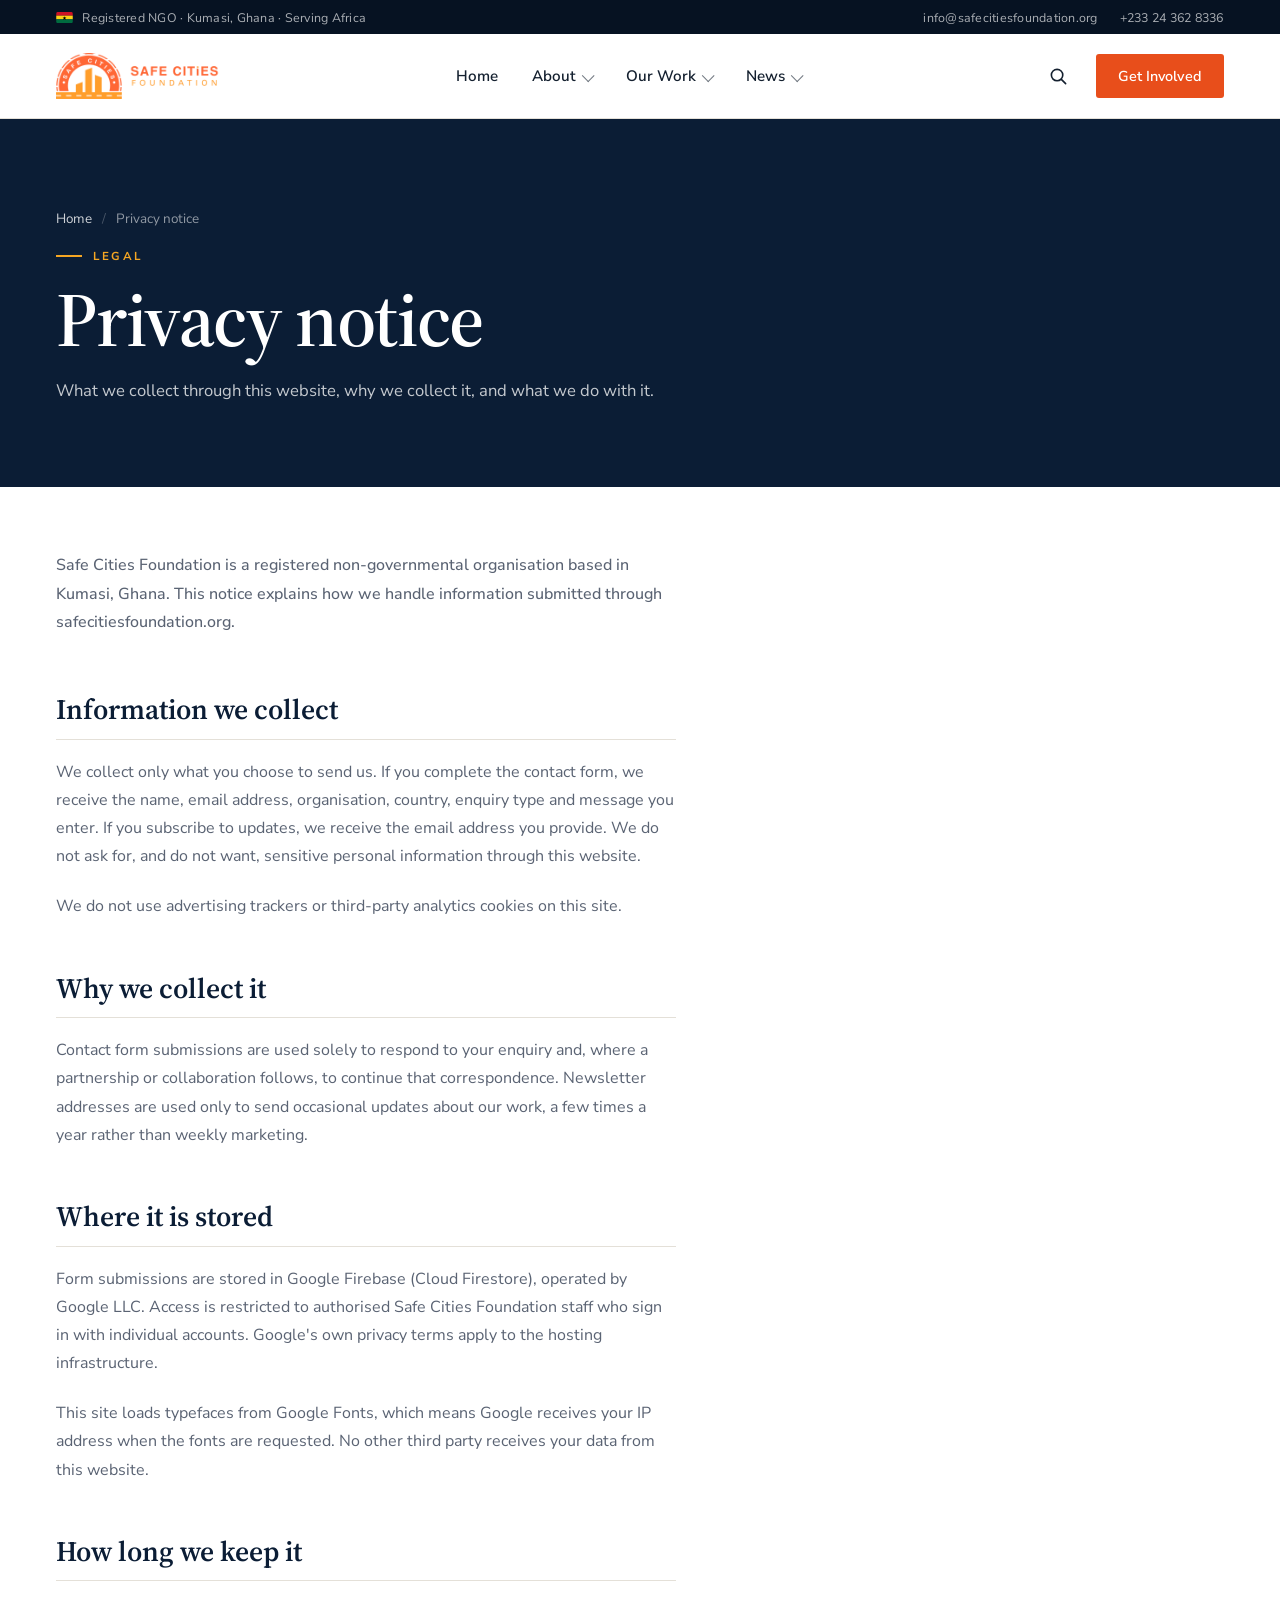
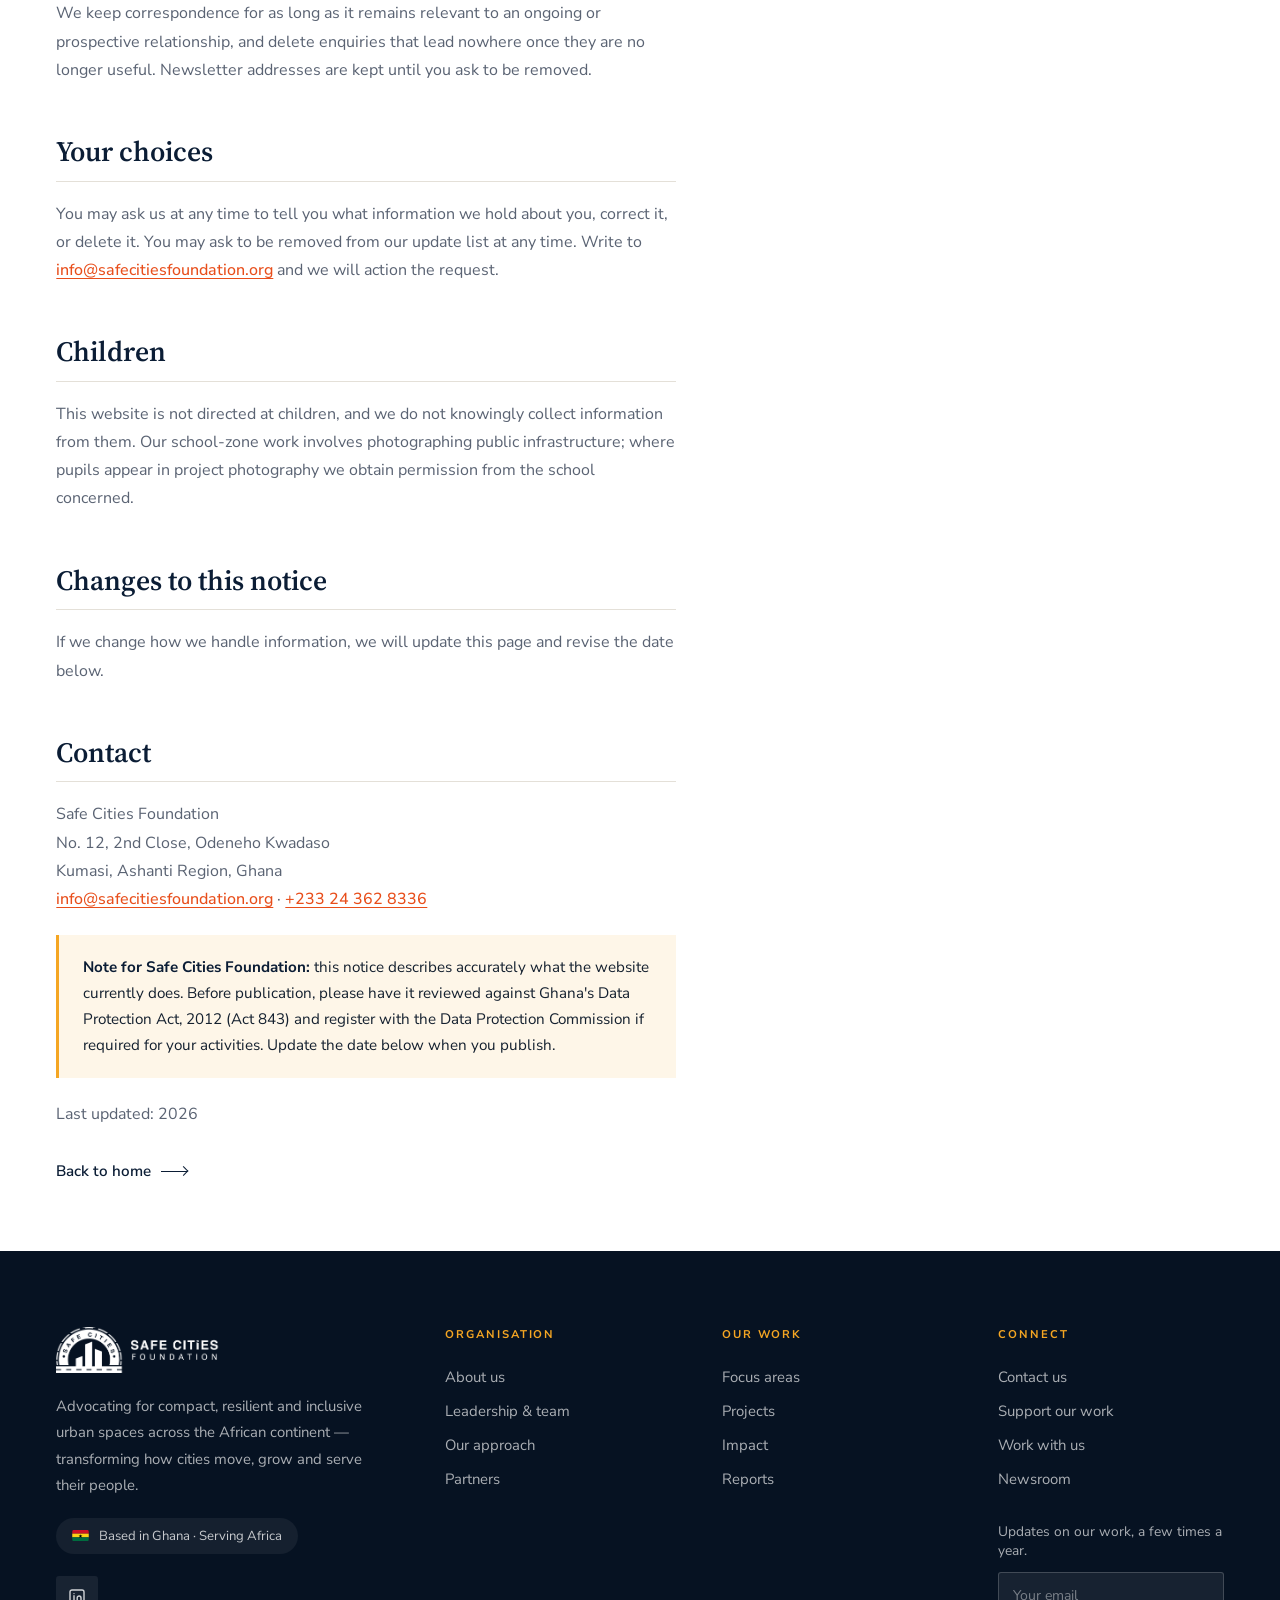
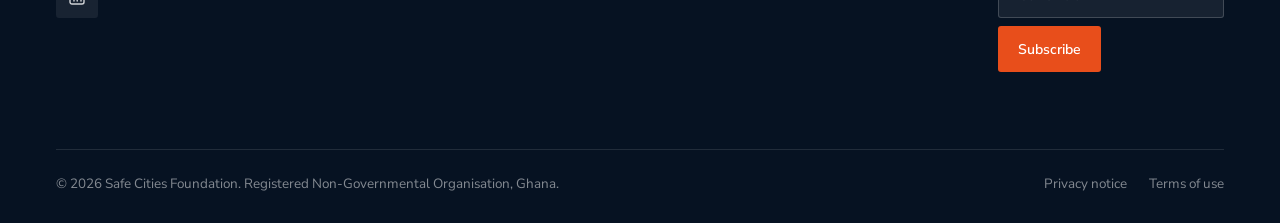
<file: privacy.html>
<!DOCTYPE html>
<html lang="en">
<head>
  <meta charset="UTF-8" />
  <meta name="viewport" content="width=device-width, initial-scale=1.0" />
  <title>Privacy notice — Safe Cities Foundation</title>
  <meta name="description" content="How Safe Cities Foundation collects, uses and protects information submitted through this website." />
  <link rel="canonical" href="https://scfofficial.netlify.app/privacy.html" />
  <meta property="og:type" content="website" />
  <meta property="og:site_name" content="Safe Cities Foundation" />
  <meta property="og:locale" content="en_GH" />
  <meta property="og:url" content="https://scfofficial.netlify.app/privacy.html" />
  <meta property="og:title" content="Privacy notice — Safe Cities Foundation" />
  <meta property="og:description" content="How Safe Cities Foundation collects, uses and protects information submitted through this website." />
  <meta property="og:image" content="https://scfofficial.netlify.app/assets/img/projects/ame-zion.jpg" />
  <meta property="og:image:alt" content="Road-safety infrastructure delivered by Safe Cities Foundation in Kumasi, Ghana" />
  <meta name="twitter:card" content="summary_large_image" />
  <meta name="twitter:title" content="Privacy notice — Safe Cities Foundation" />
  <meta name="twitter:description" content="How Safe Cities Foundation collects, uses and protects information submitted through this website." />
  <meta name="twitter:image" content="https://scfofficial.netlify.app/assets/img/projects/ame-zion.jpg" />
  <meta name="theme-color" content="#0B1D35" />
  <link rel="icon" type="image/png" sizes="32x32" href="assets/img/logo/favicon-32.png" />
  <link rel="icon" type="image/png" sizes="16x16" href="assets/img/logo/favicon-16.png" />
  <link rel="apple-touch-icon" sizes="180x180" href="assets/img/logo/apple-touch-icon.png" />
  <link rel="manifest" href="site.webmanifest" />
  <link rel="preconnect" href="https://fonts.googleapis.com" />
  <link rel="preconnect" href="https://fonts.gstatic.com" crossorigin />
  <link href="https://fonts.googleapis.com/css2?family=Source+Serif+4:ital,opsz,wght@0,8..60,400..700;1,8..60,400..700&family=Nunito+Sans:ital,opsz,wght@0,6..12,300..900;1,6..12,300..900&display=swap" rel="stylesheet" />
  <link rel="stylesheet" href="css/styles.css" />
</head>
<body data-page="legal">

  <div id="site-header"></div>

  <main id="main">
    <section class="phero">
      <div class="wrap phero__in">
        <nav class="crumbs" aria-label="Breadcrumb"><a href="index.html">Home</a><span class="s">/</span><span>Privacy notice</span></nav>
        <p class="eyebrow eyebrow--light" style="margin-top:20px">Legal</p>
        <h1 class="d1 phero__ttl">Privacy notice</h1>
        <p class="lede phero__dek">What we collect through this website, why we collect it, and what we do with it.</p>
      </div>
    </section>

    <div class="wrap art__wrap">
      <div class="prose">
        <p class="prose__lede">Safe Cities Foundation is a registered non-governmental organisation based in Kumasi, Ghana. This notice explains how we handle information submitted through safecitiesfoundation.org.</p>

        <h2>Information we collect</h2>
        <p>We collect only what you choose to send us. If you complete the contact form, we receive the name, email address, organisation, country, enquiry type and message you enter. If you subscribe to updates, we receive the email address you provide. We do not ask for, and do not want, sensitive personal information through this website.</p>
        <p>We do not use advertising trackers or third-party analytics cookies on this site.</p>

        <h2>Why we collect it</h2>
        <p>Contact form submissions are used solely to respond to your enquiry and, where a partnership or collaboration follows, to continue that correspondence. Newsletter addresses are used only to send occasional updates about our work, a few times a year rather than weekly marketing.</p>

        <h2>Where it is stored</h2>
        <p>Form submissions are stored in Google Firebase (Cloud Firestore), operated by Google LLC. Access is restricted to authorised Safe Cities Foundation staff who sign in with individual accounts. Google's own privacy terms apply to the hosting infrastructure.</p>
        <p>This site loads typefaces from Google Fonts, which means Google receives your IP address when the fonts are requested. No other third party receives your data from this website.</p>

        <h2>How long we keep it</h2>
        <p>We keep correspondence for as long as it remains relevant to an ongoing or prospective relationship, and delete enquiries that lead nowhere once they are no longer useful. Newsletter addresses are kept until you ask to be removed.</p>

        <h2>Your choices</h2>
        <p>You may ask us at any time to tell you what information we hold about you, correct it, or delete it. You may ask to be removed from our update list at any time. Write to <a href="mailto:info@safecitiesfoundation.org">info@safecitiesfoundation.org</a> and we will action the request.</p>

        <h2>Children</h2>
        <p>This website is not directed at children, and we do not knowingly collect information from them. Our school-zone work involves photographing public infrastructure; where pupils appear in project photography we obtain permission from the school concerned.</p>

        <h2>Changes to this notice</h2>
        <p>If we change how we handle information, we will update this page and revise the date below.</p>

        <h2>Contact</h2>
        <p>Safe Cities Foundation<br />No. 12, 2nd Close, Odeneho Kwadaso<br />Kumasi, Ashanti Region, Ghana<br /><a href="mailto:info@safecitiesfoundation.org">info@safecitiesfoundation.org</a> · <a href="tel:+233243628336">+233 24 362 8336</a></p>

        <p class="legal__note"><strong>Note for Safe Cities Foundation:</strong> this notice describes accurately what the website currently does. Before publication, please have it reviewed against Ghana's Data Protection Act, 2012 (Act 843) and register with the Data Protection Commission if required for your activities. Update the date below when you publish.</p>
        <p class="small">Last updated: <span data-year>2026</span></p>
      </div>

      <div class="art__back"><a class="tlink tlink--ink" href="index.html">Back to home<span class="tlink__ar" aria-hidden="true"></span></a></div>
    </div>
  </main>

  <div id="site-footer"></div>

  <script src="js/layout.js"></script>
  <script src="js/ui.js"></script>
</body>
</html>
</file>
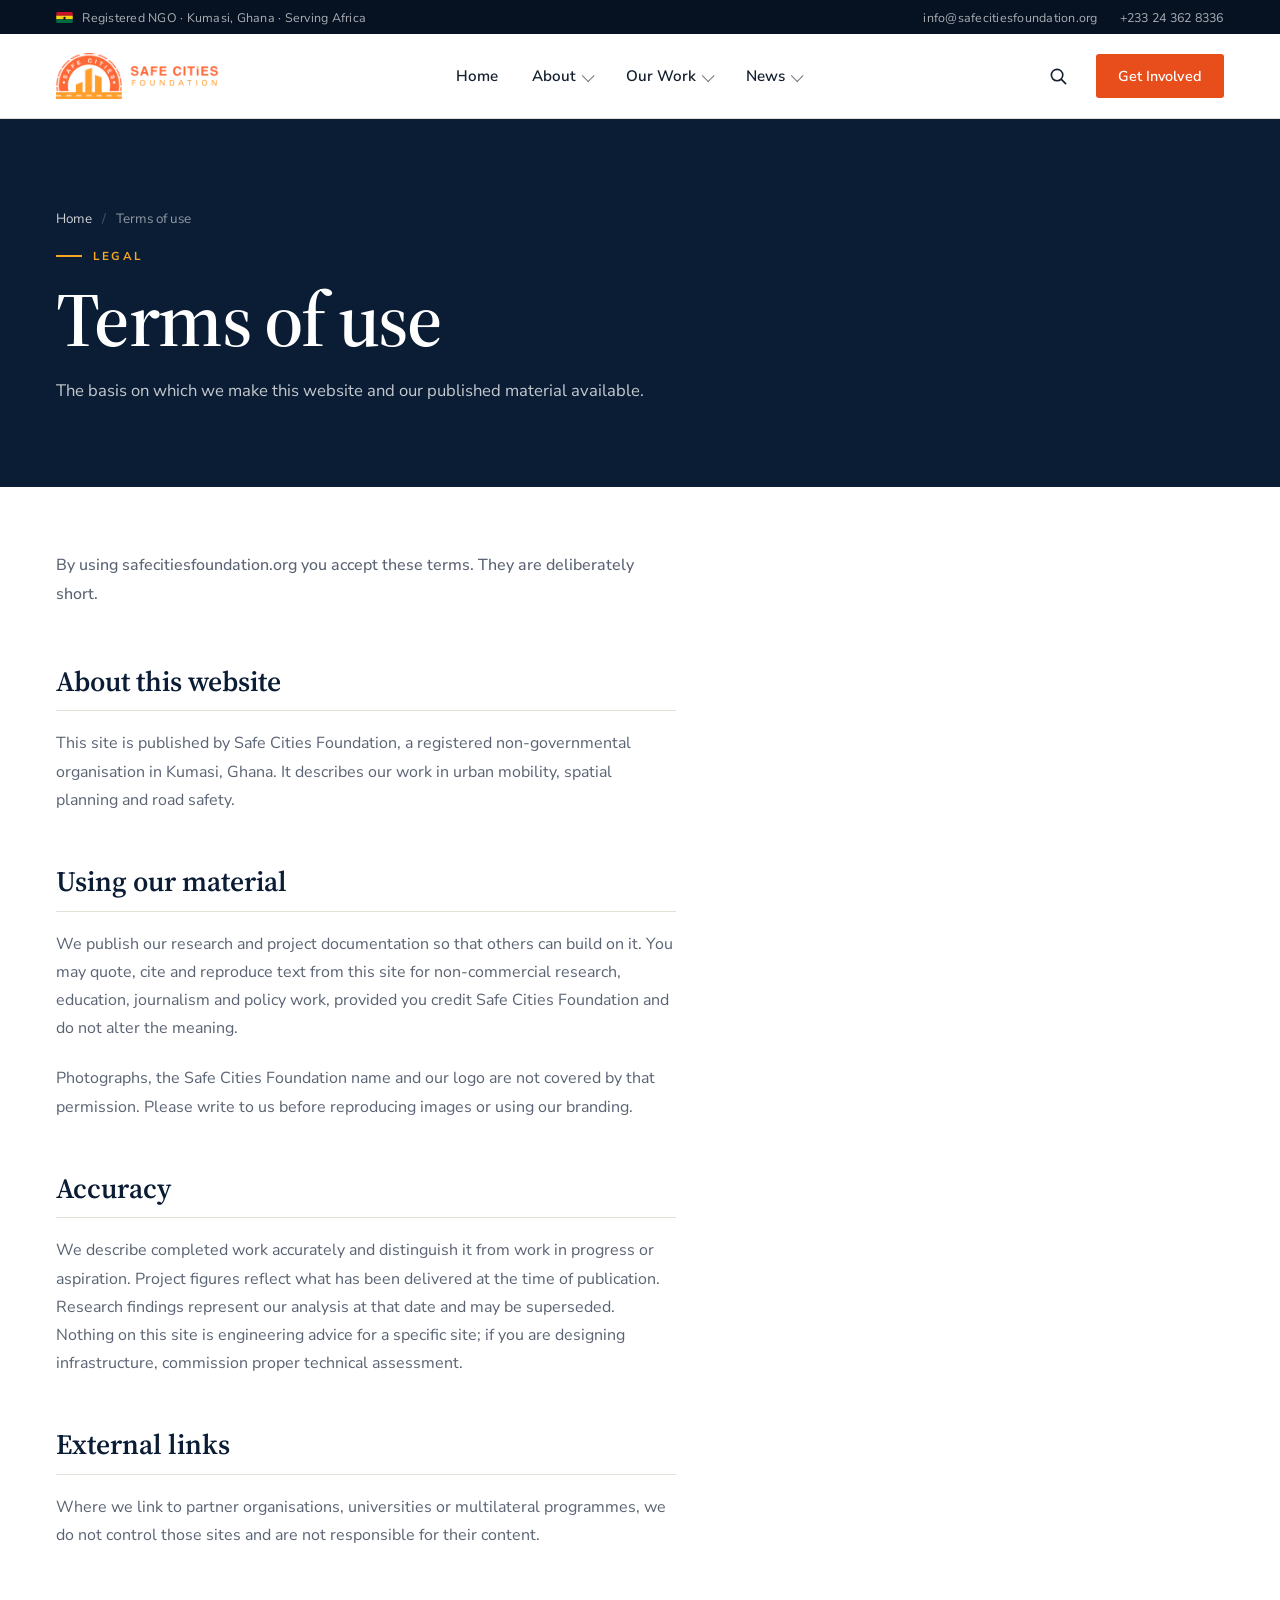
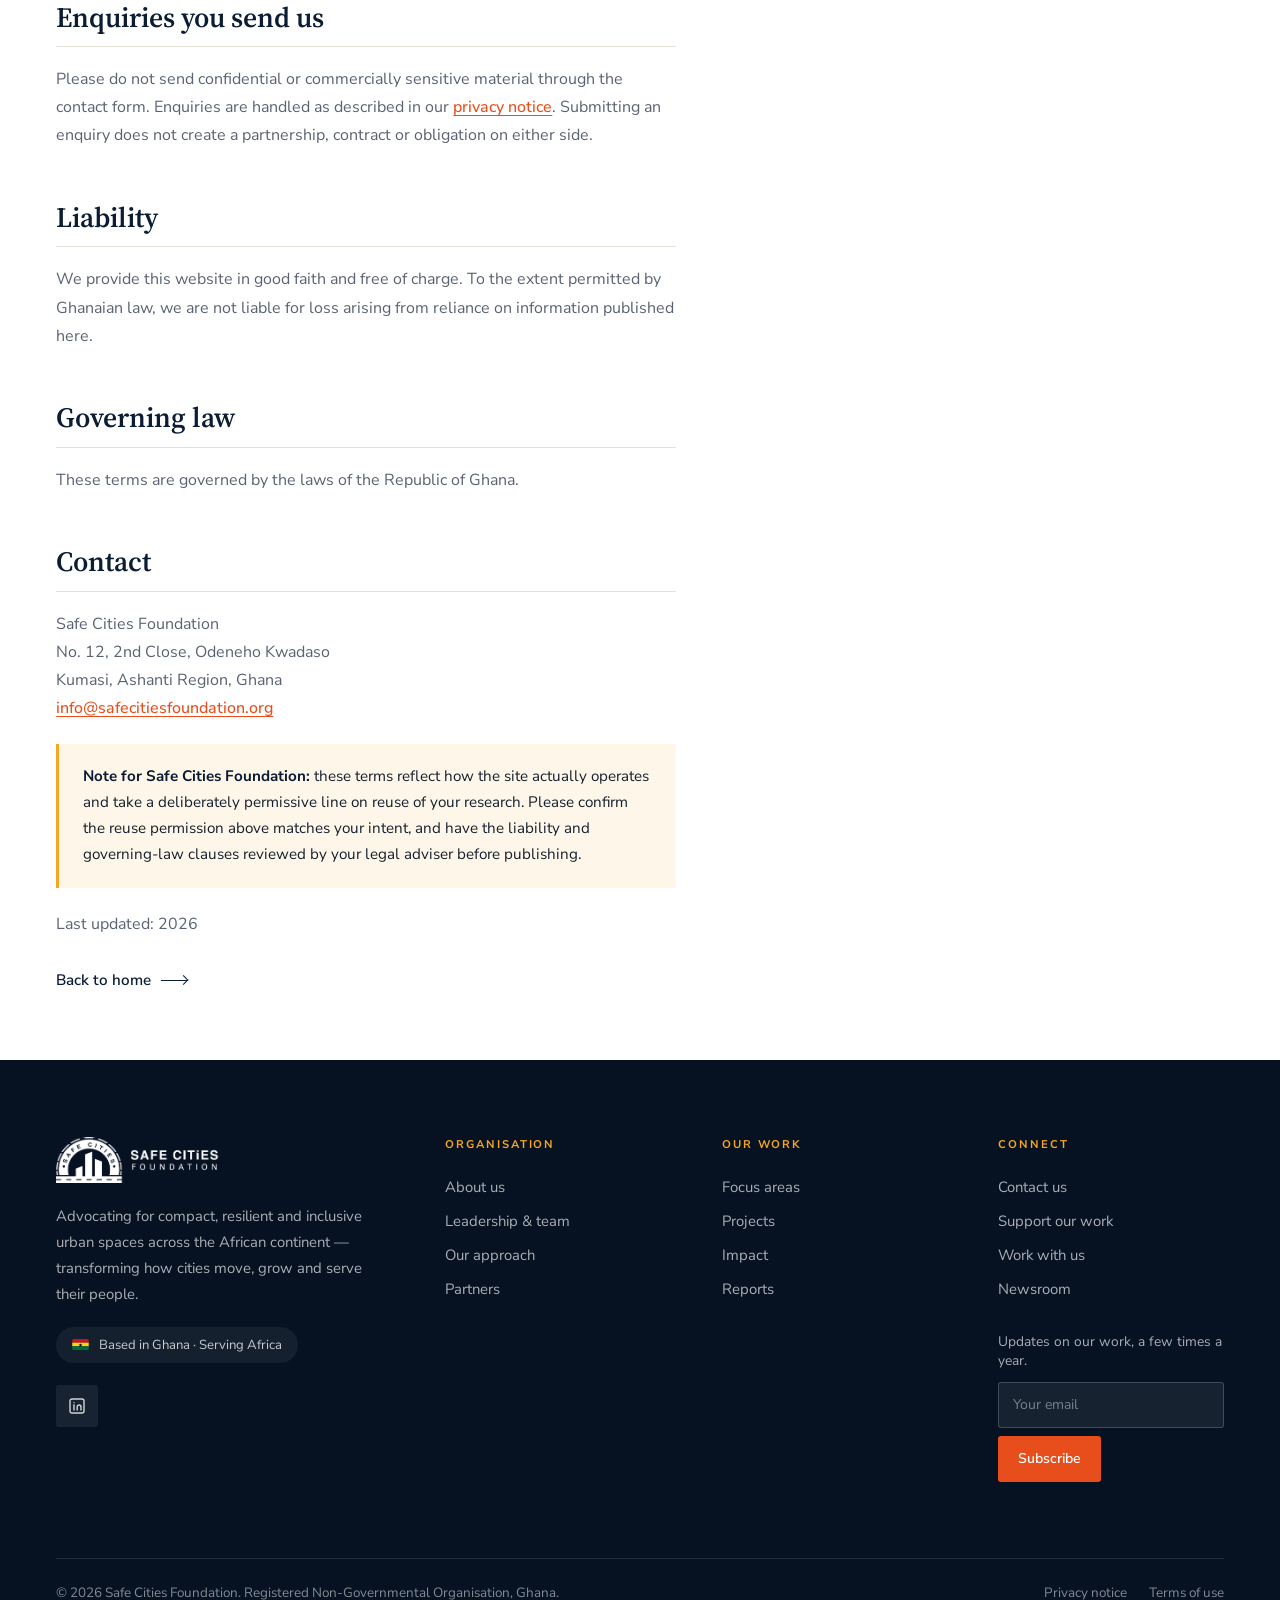
<file: terms.html>
<!DOCTYPE html>
<html lang="en">
<head>
  <meta charset="UTF-8" />
  <meta name="viewport" content="width=device-width, initial-scale=1.0" />
  <title>Terms of use — Safe Cities Foundation</title>
  <meta name="description" content="The terms on which Safe Cities Foundation makes this website and its published material available." />
  <link rel="canonical" href="https://scfofficial.netlify.app/terms.html" />
  <meta property="og:type" content="website" />
  <meta property="og:site_name" content="Safe Cities Foundation" />
  <meta property="og:locale" content="en_GH" />
  <meta property="og:url" content="https://scfofficial.netlify.app/terms.html" />
  <meta property="og:title" content="Terms of use — Safe Cities Foundation" />
  <meta property="og:description" content="The terms on which Safe Cities Foundation makes this website and its published material available." />
  <meta property="og:image" content="https://scfofficial.netlify.app/assets/img/projects/ame-zion.jpg" />
  <meta property="og:image:alt" content="Road-safety infrastructure delivered by Safe Cities Foundation in Kumasi, Ghana" />
  <meta name="twitter:card" content="summary_large_image" />
  <meta name="twitter:title" content="Terms of use — Safe Cities Foundation" />
  <meta name="twitter:description" content="The terms on which Safe Cities Foundation makes this website and its published material available." />
  <meta name="twitter:image" content="https://scfofficial.netlify.app/assets/img/projects/ame-zion.jpg" />
  <meta name="theme-color" content="#0B1D35" />
  <link rel="icon" type="image/png" sizes="32x32" href="assets/img/logo/favicon-32.png" />
  <link rel="icon" type="image/png" sizes="16x16" href="assets/img/logo/favicon-16.png" />
  <link rel="apple-touch-icon" sizes="180x180" href="assets/img/logo/apple-touch-icon.png" />
  <link rel="manifest" href="site.webmanifest" />
  <link rel="preconnect" href="https://fonts.googleapis.com" />
  <link rel="preconnect" href="https://fonts.gstatic.com" crossorigin />
  <link href="https://fonts.googleapis.com/css2?family=Source+Serif+4:ital,opsz,wght@0,8..60,400..700;1,8..60,400..700&family=Nunito+Sans:ital,opsz,wght@0,6..12,300..900;1,6..12,300..900&display=swap" rel="stylesheet" />
  <link rel="stylesheet" href="css/styles.css" />
</head>
<body data-page="legal">

  <div id="site-header"></div>

  <main id="main">
    <section class="phero">
      <div class="wrap phero__in">
        <nav class="crumbs" aria-label="Breadcrumb"><a href="index.html">Home</a><span class="s">/</span><span>Terms of use</span></nav>
        <p class="eyebrow eyebrow--light" style="margin-top:20px">Legal</p>
        <h1 class="d1 phero__ttl">Terms of use</h1>
        <p class="lede phero__dek">The basis on which we make this website and our published material available.</p>
      </div>
    </section>

    <div class="wrap art__wrap">
      <div class="prose">
        <p class="prose__lede">By using safecitiesfoundation.org you accept these terms. They are deliberately short.</p>

        <h2>About this website</h2>
        <p>This site is published by Safe Cities Foundation, a registered non-governmental organisation in Kumasi, Ghana. It describes our work in urban mobility, spatial planning and road safety.</p>

        <h2>Using our material</h2>
        <p>We publish our research and project documentation so that others can build on it. You may quote, cite and reproduce text from this site for non-commercial research, education, journalism and policy work, provided you credit Safe Cities Foundation and do not alter the meaning.</p>
        <p>Photographs, the Safe Cities Foundation name and our logo are not covered by that permission. Please write to us before reproducing images or using our branding.</p>

        <h2>Accuracy</h2>
        <p>We describe completed work accurately and distinguish it from work in progress or aspiration. Project figures reflect what has been delivered at the time of publication. Research findings represent our analysis at that date and may be superseded. Nothing on this site is engineering advice for a specific site; if you are designing infrastructure, commission proper technical assessment.</p>

        <h2>External links</h2>
        <p>Where we link to partner organisations, universities or multilateral programmes, we do not control those sites and are not responsible for their content.</p>

        <h2>Enquiries you send us</h2>
        <p>Please do not send confidential or commercially sensitive material through the contact form. Enquiries are handled as described in our <a href="privacy.html">privacy notice</a>. Submitting an enquiry does not create a partnership, contract or obligation on either side.</p>

        <h2>Liability</h2>
        <p>We provide this website in good faith and free of charge. To the extent permitted by Ghanaian law, we are not liable for loss arising from reliance on information published here.</p>

        <h2>Governing law</h2>
        <p>These terms are governed by the laws of the Republic of Ghana.</p>

        <h2>Contact</h2>
        <p>Safe Cities Foundation<br />No. 12, 2nd Close, Odeneho Kwadaso<br />Kumasi, Ashanti Region, Ghana<br /><a href="mailto:info@safecitiesfoundation.org">info@safecitiesfoundation.org</a></p>

        <p class="legal__note"><strong>Note for Safe Cities Foundation:</strong> these terms reflect how the site actually operates and take a deliberately permissive line on reuse of your research. Please confirm the reuse permission above matches your intent, and have the liability and governing-law clauses reviewed by your legal adviser before publishing.</p>
        <p class="small">Last updated: <span data-year>2026</span></p>
      </div>

      <div class="art__back"><a class="tlink tlink--ink" href="index.html">Back to home<span class="tlink__ar" aria-hidden="true"></span></a></div>
    </div>
  </main>

  <div id="site-footer"></div>

  <script src="js/layout.js"></script>
  <script src="js/ui.js"></script>
</body>
</html>
</file>
<file: css/styles.css>
/* ==========================================================================
   SAFE CITIES FOUNDATION — Design System v2
   Institutional editorial layout. Mostly white, restrained accent use,
   full-bleed photography, generous rhythm.
   ========================================================================== */

/* ---------- Tokens ---------- */
:root {
  /* brand */
  --navy:        #0B1D35;
  --navy-mid:    #14305A;
  --navy-deep:   #061222;
  --orange:      #E84E1B;
  --orange-dk:   #C13B0E;
  --gold:        #F5A623;
  --gold-dk:     #9A6500;
  --green:       #2D6A4F;
  --blue:        #1D4ED8;
  --purple:      #6D28D9;

  /* surfaces */
  --white:       #FFFFFF;
  --paper:       #FAF8F4;
  --sand:        #F2EEE6;
  --line:        #E4E0D8;
  --line-soft:   #EFECE5;

  /* ink */
  --ink:         #14202F;
  --muted:       #5A6373;
  /* Darkened from #8B93A1, which failed WCAG AA (3.09:1) at every size it is
     used at. #646B7A clears 4.5:1 on white, --paper and --sand alike. */
  --muted-2:     #646B7A;

  /* type */
  --serif: 'Source Serif 4', Georgia, 'Times New Roman', serif;
  --sans:  'Nunito Sans', -apple-system, BlinkMacSystemFont, 'Segoe UI', Helvetica, sans-serif;

  /* metrics */
  --wrap: 1320px;
  --gut: clamp(20px, 4.4vw, 72px);
  --sec: clamp(64px, 8vw, 128px);
  --hdr: 84px;          /* header height, desktop */
  --util: 34px;         /* utility bar height */
  --rail-inset: min(24px, var(--gut));  /* never exceeds the page gutter */

  /* motion */
  --ease: cubic-bezier(.22, .74, .26, 1);
  --ease-out: cubic-bezier(.16, .84, .44, 1);

  --num: "tnum" 1;
  --shadow-1: 0 1px 2px rgba(11,29,53,.05), 0 6px 20px rgba(11,29,53,.05);
  --shadow-2: 0 12px 34px rgba(11,29,53,.10);
  --shadow-3: 0 26px 70px rgba(11,29,53,.16);
}

/* ---------- Reset ---------- */
*, *::before, *::after { box-sizing: border-box; }
html { -webkit-text-size-adjust: 100%; }
body {
  margin: 0;
  font-family: var(--sans);
  font-size: 16px;
  color: var(--ink);
  background: var(--white);
  -webkit-font-smoothing: antialiased;
  -moz-osx-font-smoothing: grayscale;
  overflow-x: hidden;
}
img, svg, video { display: block; max-width: 100%; }
picture { display: block; }
.hero__media picture, .phero__media picture, .feat__media picture,
.pcard__media picture, .fnews__media picture, .tm__photo picture,
.lead-card__photo picture, .art__hero picture { width: 100%; height: 100%; }
a { color: inherit; text-decoration: none; }
button { font: inherit; color: inherit; cursor: pointer; background: none; border: 0; }
h1,h2,h3,h4,h5,h6,p,figure,blockquote { margin: 0; }
ul,ol { margin: 0; padding: 0; list-style: none; }
::selection { background: var(--orange); color: #fff; }
:focus-visible { outline: 2.5px solid var(--orange); outline-offset: 3px; border-radius: 3px; }

/* ---------- Page veil (cross-page fade) ---------- */
.veil {
  position: fixed; inset: 0; background: var(--white);
  z-index: 9999; pointer-events: none;
  animation: veilOut .42s var(--ease) both;
}
@keyframes veilOut { from { opacity: 1; } to { opacity: 0; } }
.veil.is-leaving { animation: none; opacity: 1; transition: opacity .26s var(--ease); }

/* ---------- Anchor targets clear the sticky header ---------- */
section[id], main[id], article[id], [id].sec, .phero, footer[id] {
  scroll-margin-top: calc(var(--hdr) + 18px);
}
@media (max-width: 1120px) {
  section[id], main[id], article[id], [id].sec, .phero, footer[id] { scroll-margin-top: 100px; }
}

/* ---------- Skip link ---------- */
.skip {
  position: absolute; left: 12px; top: -60px; z-index: 10000;
  background: var(--navy); color: #fff; padding: 12px 20px;
  border-radius: 0 0 6px 6px; font-size: .9rem; font-weight: 600;
  transition: top .22s var(--ease);
}
.skip:focus { top: 0; }

/* ==========================================================================
   TYPE SCALE
   ========================================================================== */
.d1 { font-family: var(--serif); font-weight: 600; font-size: clamp(2.6rem, 6vw, 5rem);   line-height: 1.02; letter-spacing: -.018em; }
.d2 { font-family: var(--serif); font-weight: 600; font-size: clamp(2.1rem, 4.2vw, 3.5rem); line-height: 1.07; letter-spacing: -.014em; }
.d3 { font-family: var(--serif); font-weight: 600; font-size: clamp(1.6rem, 2.7vw, 2.3rem); line-height: 1.14; letter-spacing: -.01em; }
.h4 { font-size: clamp(1.1rem, 1.5vw, 1.32rem); font-weight: 700; line-height: 1.28; letter-spacing: -.008em; }

/* Nunito Sans sets ~11% wider than Archivo with a taller line box (measured),
   so long-form sizes and leading are trimmed to hold the original rhythm. */
.lede { font-size: clamp(1.02rem, 1.3vw, 1.22rem); line-height: 1.58; color: var(--muted); }
.body { font-size: .96rem; line-height: 1.72; color: var(--muted); }
.small { font-size: .87rem; line-height: 1.62; color: var(--muted); }

/* micro label */
.eyebrow {
  display: inline-flex; align-items: center; gap: 11px;
  font-size: .72rem; font-weight: 700; letter-spacing: .18em;
  text-transform: uppercase; color: var(--orange);
}
.eyebrow::before { content: ""; width: 26px; height: 2px; background: currentColor; flex: none; }
.eyebrow--plain::before { display: none; }
.eyebrow--light { color: var(--gold); }
.eyebrow--mute { color: var(--muted-2); }

/* ==========================================================================
   LAYOUT PRIMITIVES
   ========================================================================== */
.wrap { max-width: var(--wrap); margin-inline: auto; padding-inline: var(--gut); }
.sec { padding-block: var(--sec); }
.sec--tight { padding-block: clamp(44px, 5.5vw, 80px); }
.sec--sand { background: var(--sand); }
.sec--paper { background: var(--paper); }
.sec--navy { background: var(--navy); color: #fff; }
.sec--navy .lede, .sec--navy .body { color: rgba(255,255,255,.74); }

.rule { height: 1px; background: var(--line); border: 0; }
.rule--dark { background: rgba(255,255,255,.16); }

/* Section header: label + title left, optional action right */
.sechead {
  display: grid; gap: 20px 40px; align-items: end;
  grid-template-columns: minmax(0,1fr) auto;
  padding-bottom: 22px; border-bottom: 1px solid var(--line);
  margin-bottom: clamp(30px, 4vw, 52px);
}
.sec--navy .sechead { border-color: rgba(255,255,255,.16); }
.sechead__t { margin-top: 14px; }
.sechead__sub { margin-top: 14px; max-width: 62ch; }
@media (max-width: 780px) {
  .sechead { grid-template-columns: 1fr; align-items: start; }
}

/* Editorial 2-col */
.split {
  display: grid; gap: clamp(32px, 5vw, 80px);
  grid-template-columns: minmax(0, 1fr) minmax(0, 1fr);
  align-items: start;
}
.split--narrow { grid-template-columns: minmax(0, .82fr) minmax(0, 1fr); }
@media (max-width: 900px) { .split, .split--narrow { grid-template-columns: 1fr; } }

.stack-sm > * + * { margin-top: 12px; }
.stack   > * + * { margin-top: 18px; }
.stack-lg > * + * { margin-top: 28px; }

/* ==========================================================================
   BUTTONS & LINKS
   ========================================================================== */
.btn {
  --btn-bg: var(--orange); --btn-fg: #fff;
  display: inline-flex; align-items: center; justify-content: center; gap: 10px;
  min-height: 50px; padding: 14px 28px;
  background: var(--btn-bg); color: var(--btn-fg);
  font-size: .95rem; font-weight: 600; letter-spacing: .005em;
  border-radius: 3px; position: relative; overflow: hidden;
  transition: background .24s var(--ease), color .24s var(--ease),
              transform .24s var(--ease), box-shadow .24s var(--ease);
}
.btn:hover { transform: translateY(-2px); box-shadow: 0 10px 26px rgba(232,78,27,.30); background: var(--orange-dk); }
.btn:active { transform: translateY(0); }
.btn svg { flex: none; }

.btn--dark  { --btn-bg: var(--navy); }
.btn--dark:hover { background: var(--navy-mid); box-shadow: 0 10px 26px rgba(11,29,53,.26); }
.btn--white { --btn-bg: #fff; --btn-fg: var(--navy); }
.btn--white:hover { background: #fff; box-shadow: 0 12px 30px rgba(0,0,0,.20); }
.btn--outline {
  background: transparent; color: var(--navy);
  box-shadow: inset 0 0 0 1.5px var(--line);
}
.btn--outline:hover { background: var(--navy); color: #fff; box-shadow: 0 10px 26px rgba(11,29,53,.22); }
.btn--outline-light {
  background: transparent; color: #fff;
  box-shadow: inset 0 0 0 1.5px rgba(255,255,255,.42);
}
.btn--outline-light:hover { background: #fff; color: var(--navy); box-shadow: 0 12px 30px rgba(0,0,0,.2); }

/* Text link with sliding arrow — the site's signature CTA */
.tlink {
  display: inline-flex; align-items: center; gap: 10px;
  font-size: .95rem; font-weight: 600; color: var(--orange);
  padding-block: 6px;
}
.tlink__ar {
  width: 26px; height: 10px; position: relative; flex: none;
  transition: transform .3s var(--ease);
}
.tlink__ar::before {
  content: ""; position: absolute; left: 0; top: 50%; width: 100%; height: 1.5px;
  background: currentColor; transform-origin: left; transform: scaleX(1);
  transition: transform .3s var(--ease);
}
.tlink__ar::after {
  content: ""; position: absolute; right: 0; top: 50%; width: 7px; height: 7px;
  border-top: 1.5px solid currentColor; border-right: 1.5px solid currentColor;
  transform: translateY(-50%) rotate(45deg);
}
.tlink:hover .tlink__ar { transform: translateX(6px); }
.tlink--light { color: var(--gold); }
.tlink--ink { color: var(--navy); }

/* ==========================================================================
   UTILITY BAR
   ========================================================================== */
.util {
  height: var(--util); background: var(--navy-deep); color: rgba(255,255,255,.66);
  display: flex; align-items: center; font-size: .78rem; letter-spacing: .02em;
  position: relative; z-index: 60;
}
.util__in { display: flex; align-items: center; justify-content: space-between; gap: 20px; width: 100%; }
.util__l { display: flex; align-items: center; gap: 9px; }
.util__flag { width: 17px; height: 11px; border-radius: 1.5px; flex: none; }
.util__r { display: flex; align-items: center; gap: 22px; }
.util a { transition: color .2s var(--ease); }
.util a:hover { color: #fff; }
@media (max-width: 720px) {
  .util { display: none; }
  :root { --util: 0px; }
}

/* ==========================================================================
   HEADER + MEGA MENU
   ========================================================================== */
.hdr {
  position: sticky; top: 0; z-index: 200;
  background: var(--white);
  border-bottom: 1px solid var(--line);
  transition: box-shadow .3s var(--ease), background .3s var(--ease);
}
.hdr.is-stuck { box-shadow: 0 4px 24px rgba(11,29,53,.09); }

/* transparent-over-hero variant (home) */
.hdr--float {
  position: fixed; left: 0; right: 0; top: var(--util);
  background: transparent; border-bottom-color: rgba(255,255,255,.16);
}
.hdr--float .hdr__link, .hdr--float .hdr__ico, .hdr--float .burger { color: #fff; }
.hdr--float.is-stuck {
  background: rgba(255,255,255,.97);
  backdrop-filter: saturate(180%) blur(14px);
  -webkit-backdrop-filter: saturate(180%) blur(14px);
  border-bottom-color: var(--line);
  top: 0;
}
.hdr--float.is-stuck .hdr__link, .hdr--float.is-stuck .hdr__ico, .hdr--float.is-stuck .burger { color: var(--ink); }
.hdr--float .hdr__logo--dark { display: none; }
.hdr--float .hdr__logo--light { display: block; }
.hdr--float.is-stuck .hdr__logo--dark { display: block; }
.hdr--float.is-stuck .hdr__logo--light { display: none; }
.hdr__logo--dark { display: block; }
.hdr__logo--light { display: none; }

.hdr__in {
  height: var(--hdr);
  display: flex; align-items: center; justify-content: space-between; gap: 28px;
  transition: height .3s var(--ease);
}
.hdr.is-stuck .hdr__in { height: 68px; }
.hdr__logo img { height: 46px; width: auto; transition: height .3s var(--ease); }
.hdr.is-stuck .hdr__logo img { height: 38px; }

.hdr__nav { display: flex; align-items: center; gap: 4px; }
.hdr__link {
  display: inline-flex; align-items: center; gap: 7px;
  padding: 12px 15px; min-height: 46px;
  font-size: .95rem; font-weight: 600; color: var(--ink);
  position: relative; transition: color .2s var(--ease);
}
.hdr__link::after {
  content: ""; position: absolute; left: 15px; right: 15px; bottom: 6px; height: 2px;
  background: var(--orange); transform: scaleX(0); transform-origin: left;
  transition: transform .28s var(--ease);
}
.hdr__link:hover::after, .hdr__link[aria-expanded="true"]::after, .hdr__link.is-active::after { transform: scaleX(1); }
.hdr__link .chev { width: 9px; height: 9px; border-right: 1.6px solid currentColor; border-bottom: 1.6px solid currentColor; transform: rotate(45deg) translateY(-1px); transition: transform .28s var(--ease); opacity: .6; }
.hdr__link[aria-expanded="true"] .chev { transform: rotate(225deg) translateY(-2px); opacity: 1; }

.hdr__tools { display: flex; align-items: center; gap: 6px; }
.hdr__ico {
  width: 46px; height: 46px; display: inline-flex; align-items: center; justify-content: center;
  color: var(--ink); border-radius: 3px; transition: background .2s var(--ease), color .2s var(--ease);
}
.hdr__ico:hover { background: rgba(11,29,53,.06); }
.hdr--float .hdr__ico:hover { background: rgba(255,255,255,.14); }
.hdr--float.is-stuck .hdr__ico:hover { background: rgba(11,29,53,.06); }
.hdr__cta { margin-left: 8px; min-height: 44px; padding: 12px 22px; font-size: .9rem; }

/* Mega panel */
.mega {
  position: absolute; left: 0; right: 0; top: 100%;
  background: var(--white); border-bottom: 1px solid var(--line);
  box-shadow: 0 28px 60px rgba(11,29,53,.13);
  opacity: 0; visibility: hidden; transform: translateY(-10px);
  transition: opacity .3s var(--ease), transform .34s var(--ease), visibility .3s;
}
.mega.is-open { opacity: 1; visibility: visible; transform: translateY(0); }
.mega__in {
  display: grid; gap: clamp(28px, 4vw, 56px);
  grid-template-columns: repeat(auto-fit, minmax(190px, 1fr));
  padding-block: clamp(32px, 3.6vw, 52px);
}
.mega__col h5 {
  font-size: .72rem; font-weight: 700; letter-spacing: .17em; text-transform: uppercase;
  color: var(--muted-2); padding-bottom: 12px; margin-bottom: 14px;
  border-bottom: 1px solid var(--line);
}
.mega__col a {
  display: block; padding: 9px 0; font-size: .94rem; font-weight: 500; color: var(--ink);
  transition: color .2s var(--ease), transform .2s var(--ease);
}
.mega__col a:hover { color: var(--orange); transform: translateX(4px); }
.mega__col a .d { display: block; font-size: .82rem; font-weight: 400; color: var(--muted); margin-top: 2px; line-height: 1.5; }

/* Spotlight card inside mega */
.mega__spot { background: var(--sand); padding: 24px; border-radius: 4px; align-self: start; }
.mega__spot h5 { color: var(--orange); border-color: rgba(11,29,53,.12); }
.mega__spot .sp {
  display: grid; grid-template-columns: 76px minmax(0,1fr); gap: 14px; align-items: start;
  padding: 12px 0; border-bottom: 1px solid rgba(11,29,53,.09);
}
.mega__spot .sp:last-child { border-bottom: 0; padding-bottom: 0; }
.mega__spot .sp img { width: 76px; height: 56px; object-fit: cover; border-radius: 3px; }
.mega__spot .sp b { font-size: .68rem; font-weight: 700; letter-spacing: .12em; text-transform: uppercase; color: var(--muted-2); display: block; margin-bottom: 3px; }
.mega__spot .sp span { font-size: .87rem; font-weight: 600; line-height: 1.4; color: var(--navy); display: block; }
.mega__spot .sp:hover span { color: var(--orange); }

/* Search flyout */
.search {
  position: absolute; left: 0; right: 0; top: 100%;
  background: var(--navy); color: #fff;
  opacity: 0; visibility: hidden; transform: translateY(-10px);
  transition: opacity .3s var(--ease), transform .34s var(--ease), visibility .3s;
  box-shadow: 0 28px 60px rgba(11,29,53,.3);
}
.search.is-open { opacity: 1; visibility: visible; transform: translateY(0); }
.search__in { padding-block: clamp(30px, 4vw, 52px); }
.search__form { display: flex; align-items: center; gap: 14px; border-bottom: 2px solid rgba(255,255,255,.3); padding-bottom: 12px; }
.search__form input {
  flex: 1; min-width: 0; background: none; border: 0; outline: none;
  font-family: var(--serif); font-size: clamp(1.4rem, 3vw, 2.2rem); color: #fff;
}
.search__form input::placeholder { color: rgba(255,255,255,.38); }
.search__form button { color: var(--gold); display: flex; align-items: center; justify-content: center; width: 44px; height: 44px; }
.search__pop { display: flex; flex-wrap: wrap; gap: 10px; margin-top: 22px; align-items: center; }
.search__pop span { font-size: .72rem; font-weight: 700; letter-spacing: .16em; text-transform: uppercase; color: rgba(255,255,255,.5); margin-right: 4px; }
.search__pop a {
  font-size: .86rem; padding: 8px 16px; border-radius: 30px;
  background: rgba(255,255,255,.09); color: rgba(255,255,255,.85);
  transition: background .2s var(--ease), color .2s var(--ease);
}
.search__pop a:hover { background: var(--orange); color: #fff; }

/* Backdrop behind open flyouts */
.scrim {
  position: fixed; inset: 0; background: rgba(6,18,34,.42);
  opacity: 0; visibility: hidden; z-index: 150;
  transition: opacity .3s var(--ease), visibility .3s;
  backdrop-filter: blur(2px); -webkit-backdrop-filter: blur(2px);
}
.scrim.is-on { opacity: 1; visibility: visible; }

/* Burger */
.burger { display: none; width: 46px; height: 46px; align-items: center; justify-content: center; }
.burger i { display: block; width: 23px; height: 1.8px; background: currentColor; position: relative; border-radius: 2px; transition: background .2s var(--ease); }
.burger i::before, .burger i::after {
  content: ""; position: absolute; left: 0; width: 23px; height: 1.8px; background: currentColor; border-radius: 2px;
  transition: transform .32s var(--ease), top .2s var(--ease);
}
.burger i::before { top: -7px; }
.burger i::after  { top: 7px; }
body.drawer-open .burger i { background: transparent; }
body.drawer-open .burger i::before { top: 0; transform: rotate(45deg); }
body.drawer-open .burger i::after  { top: 0; transform: rotate(-45deg); }

/* ---------- Mobile drawer ---------- */
.drawer {
  position: fixed; inset: 0 0 0 auto; width: min(440px, 100%);
  background: var(--white); z-index: 250;
  transform: translateX(100%); transition: transform .42s var(--ease), visibility .42s;
  visibility: hidden;
  display: flex; flex-direction: column; overflow-y: auto;
  -webkit-overflow-scrolling: touch;
}
.drawer.is-open { transform: translateX(0); visibility: visible; box-shadow: -30px 0 70px rgba(6,18,34,.3); }
.drawer__top { display: flex; align-items: center; justify-content: space-between; padding: 16px var(--gut); border-bottom: 1px solid var(--line); position: sticky; top: 0; background: #fff; z-index: 2; }
.drawer__top img { height: 38px; }
.drawer__body { padding: 8px var(--gut) 40px; }
.drawer__search { display: flex; gap: 10px; align-items: center; border: 1px solid var(--line); border-radius: 3px; padding: 12px 14px; margin: 18px 0 10px; }
.drawer__search input { flex: 1; min-width: 0; border: 0; outline: none; font-size: 1rem; background: none; }
.acc { border-bottom: 1px solid var(--line-soft); }
.acc__hd {
  width: 100%; display: flex; align-items: center; justify-content: space-between; gap: 14px;
  padding: 19px 0; font-size: 1.06rem; font-weight: 600; text-align: left; color: var(--ink);
  min-height: 58px;
}
.acc__hd .pm { position: relative; width: 14px; height: 14px; flex: none; }
.acc__hd .pm::before, .acc__hd .pm::after {
  content: ""; position: absolute; background: var(--orange); border-radius: 2px;
  transition: transform .32s var(--ease), opacity .24s var(--ease);
}
.acc__hd .pm::before { left: 0; top: 6px; width: 14px; height: 2px; }
.acc__hd .pm::after  { left: 6px; top: 0; width: 2px; height: 14px; }
.acc.is-open .acc__hd .pm::after { transform: rotate(90deg); opacity: 0; }
.acc__bd { overflow: hidden; height: 0; transition: height .38s var(--ease); }
.acc__bd-in { padding-bottom: 14px; }
.acc__bd h6 { font-size: .68rem; font-weight: 700; letter-spacing: .16em; text-transform: uppercase; color: var(--muted-2); margin: 14px 0 6px; }
.acc__bd a { display: block; padding: 12px 0 12px 16px; font-size: .96rem; color: var(--muted); border-left: 2px solid var(--line); min-height: 46px; }
.acc__bd a:hover, .acc__bd a:focus { color: var(--orange); border-left-color: var(--orange); }
.drawer__flat { display: block; padding: 19px 0; font-size: 1.06rem; font-weight: 600; border-bottom: 1px solid var(--line-soft); min-height: 58px; }
.drawer__cta { margin-top: 26px; width: 100%; }
.drawer__meta { margin-top: 28px; font-size: .86rem; color: var(--muted); line-height: 1.7; }

@media (max-width: 1120px) {
  .hdr__nav, .hdr__cta, .hdr__ico--search { display: none; }
  .burger { display: inline-flex; }
}

/* ==========================================================================
   HERO CAROUSEL
   ========================================================================== */
.hero { position: relative; background: var(--navy-deep); overflow: hidden; }
.hero__vp { position: relative; height: clamp(560px, 86vh, 860px); }
.hero__slide {
  position: absolute; inset: 0;
  opacity: 0; visibility: hidden;
  transition: opacity .95s var(--ease), visibility .95s;
}
.hero__slide.is-on { opacity: 1; visibility: visible; }
.hero__media { position: absolute; inset: 0; overflow: hidden; }
.hero__media img {
  width: 100%; height: 100%; object-fit: cover;
  transform: scale(1.08); transition: transform 8s linear;
}
.hero__slide.is-on .hero__media img { transform: scale(1); }
.hero__scrim {
  position: absolute; inset: 0;
  background:
    linear-gradient(to top, rgba(6,18,34,.94) 0%, rgba(6,18,34,.62) 42%, rgba(6,18,34,.30) 72%, rgba(6,18,34,.42) 100%),
    linear-gradient(to right, rgba(6,18,34,.72) 0%, rgba(6,18,34,.18) 62%, transparent 100%);
}
.hero__body {
  position: relative; z-index: 3; height: 100%;
  display: flex; flex-direction: column; justify-content: flex-end;
  padding-top: calc(var(--hdr) + 40px);
  padding-bottom: clamp(120px, 15vh, 190px);
}
.hero__inner { max-width: 780px; }
.hero__ttl { color: #fff; margin-top: 18px; }
.hero__dek { color: rgba(255,255,255,.82); margin-top: 20px; max-width: 60ch; }
.hero__cta { margin-top: 30px; }

/* reveal animation per slide */
.hero__slide .hero__inner > * {
  opacity: 0; transform: translateY(26px);
  transition: opacity .8s var(--ease-out), transform .8s var(--ease-out);
}
.hero__slide.is-on .hero__inner > * { opacity: 1; transform: none; }
.hero__slide.is-on .hero__inner > *:nth-child(1) { transition-delay: .18s; }
.hero__slide.is-on .hero__inner > *:nth-child(2) { transition-delay: .28s; }
.hero__slide.is-on .hero__inner > *:nth-child(3) { transition-delay: .38s; }
.hero__slide.is-on .hero__inner > *:nth-child(4) { transition-delay: .48s; }

/* Slide tabs */
.hero__tabs {
  position: absolute; left: 0; right: 0; bottom: 0; z-index: 5;
  border-top: 1px solid rgba(255,255,255,.2);
  background: linear-gradient(to top, rgba(6,18,34,.55), transparent);
}
.hero__tabs-in { display: grid; grid-auto-flow: column; grid-auto-columns: 1fr; }
.hero__tab {
  position: relative; text-align: left; padding: 20px 24px 22px 0;
  color: rgba(255,255,255,.6); font-size: .92rem; font-weight: 600; line-height: 1.35;
  transition: color .26s var(--ease);
  display: flex; align-items: flex-start; gap: 12px; min-height: 62px;
}
.hero__tab:hover { color: #fff; }
.hero__tab.is-on { color: #fff; }
.hero__tab .n { font-size: .74rem; font-weight: 700; letter-spacing: .1em; color: var(--gold); flex: none; padding-top: 2px; }
.hero__tab::before {
  content: ""; position: absolute; left: 0; top: 0; height: 2px; width: 100%;
  background: rgba(255,255,255,.18);
}
.hero__tab::after {
  content: ""; position: absolute; left: 0; top: 0; height: 2px; width: 100%;
  background: var(--orange); transform-origin: left;
  /* Driven frame-by-frame from JS (--p, 0–1) so the bar and the slide share
     one clock and cannot drift apart. */
  transform: scaleX(var(--p, 0));
}

@media (max-width: 860px) {
  .hero__vp { height: clamp(520px, 78vh, 680px); }
  .hero__body { padding-bottom: 150px; }
  .hero__tabs-in { grid-auto-flow: row; grid-auto-columns: auto; }
  .hero__tab { padding: 14px 0; min-height: 50px; font-size: .86rem; }
  .hero__tab:not(.is-on) { display: none; }
  .hero__tab.is-on { color: #fff; }
  .hero__dots { display: flex; }
}
.hero__dots { display: none; gap: 8px; padding: 0 0 18px; }
.hero__dot { width: 30px; height: 3px; background: rgba(255,255,255,.28); border-radius: 2px; }
.hero__dot.is-on { background: var(--orange); }

/* ==========================================================================
   PAGE HERO (interior)
   ========================================================================== */
.phero { position: relative; background: var(--navy); overflow: hidden; }
.phero__media { position: absolute; inset: 0; }
.phero__media img { width: 100%; height: 100%; object-fit: cover; opacity: .34; }
.phero__media::after {
  content: ""; position: absolute; inset: 0;
  background: linear-gradient(to right, rgba(6,18,34,.93), rgba(6,18,34,.55) 70%, rgba(6,18,34,.35));
}
.phero__in {
  position: relative; z-index: 2;
  padding-top: clamp(56px, 7vw, 92px); padding-bottom: clamp(52px, 6.5vw, 88px);
}
.phero__ttl { color: #fff; margin-top: 16px; max-width: 22ch; }
.phero__dek { color: rgba(255,255,255,.76); margin-top: 20px; max-width: 62ch; }
.crumbs { display: flex; align-items: center; gap: 10px; font-size: .84rem; color: rgba(255,255,255,.55); flex-wrap: wrap; }
.crumbs a { color: rgba(255,255,255,.8); transition: color .2s var(--ease); }
.crumbs a:hover { color: #fff; text-decoration: underline; text-underline-offset: 3px; }
.crumbs .s { opacity: .45; }

/* ==========================================================================
   RAIL (horizontal scroller)
   ========================================================================== */
.rail { position: relative; }
.rail__track {
  display: grid; grid-auto-flow: column;
  grid-auto-columns: minmax(292px, 1fr);
  gap: 1px;
  overflow-x: auto; scroll-snap-type: x mandatory;
  scroll-behavior: smooth;
  scrollbar-width: none; -ms-overflow-style: none;
  background: var(--line);
}
.rail__track::-webkit-scrollbar { display: none; }
.rail--cards .rail__track { background: none; gap: clamp(16px, 2vw, 26px); }
.rail__track > * { scroll-snap-align: start; }

.rail__nav { display: flex; gap: 8px; }
.rail__btn {
  width: 46px; height: 46px; border-radius: 50%;
  display: inline-flex; align-items: center; justify-content: center;
  box-shadow: inset 0 0 0 1.5px var(--line); color: var(--navy);
  transition: background .22s var(--ease), color .22s var(--ease), box-shadow .22s var(--ease), opacity .22s;
}
.rail__btn:hover:not(:disabled) { background: var(--navy); color: #fff; box-shadow: none; }
.rail__btn:disabled { opacity: .3; cursor: default; }
.sec--navy .rail__btn { box-shadow: inset 0 0 0 1.5px rgba(255,255,255,.3); color: #fff; }
.sec--navy .rail__btn:hover:not(:disabled) { background: #fff; color: var(--navy); }

/* Latest item (rule-separated, UNOPS "Latest" pattern) */
.litem {
  background: var(--white); padding: 26px 24px 26px 0;
  display: flex; flex-direction: column; min-height: 200px;
  transition: background .26s var(--ease);
}
.rail__track > .litem { padding-left: 24px; }
.rail__track > .litem:first-child { padding-left: 0; }

/* A rail whose first item aligns with the section heading above it. Without
   this, that item's padding-left is 0, so its hover tint starts flush with the
   text and meets the white page directly — reading as a bordered box while its
   siblings, which have 24px of padding and a divider on each side, read as a
   highlight. Give it the same inner padding and shift the rail left by that
   amount so the text still lines up. */
.rail--edge { margin-inline-start: calc(-1 * var(--rail-inset)); }
.rail--edge .rail__track > .litem:first-child { padding-left: var(--rail-inset); }
.litem:hover { background: var(--paper); }
.litem__k {
  font-size: .68rem; font-weight: 700; letter-spacing: .15em; text-transform: uppercase;
  color: var(--orange); margin-bottom: 14px;
}
.litem__k--green { color: var(--green); }
.litem__k--gold  { color: var(--gold-dk); }
.litem__k--blue  { color: var(--blue); }
.litem__t { font-size: 1.02rem; font-weight: 600; line-height: 1.4; color: var(--navy); flex: 1; }
.litem:hover .litem__t { color: var(--orange); }
.litem__d { font-size: .8rem; color: var(--muted-2); margin-top: 16px; }

/* ==========================================================================
   STAT RAIL
   ========================================================================== */
.stats { display: grid; grid-template-columns: repeat(auto-fit, minmax(180px, 1fr)); }
.stat {
  padding: clamp(26px, 3vw, 40px) clamp(18px, 2.4vw, 34px);
  border-left: 1px solid rgba(255,255,255,.16);
}
.stat:first-child { border-left: 0; padding-left: 0; }
.stat__n {
  font-variant-numeric: tabular-nums;
  font-family: var(--serif); font-weight: 600; font-size: clamp(2.6rem, 5vw, 4.2rem); line-height: .96;
  color: var(--gold); letter-spacing: -.02em;
}
.stat__n sup { font-size: .34em; vertical-align: super; font-family: var(--sans); font-weight: 600; }
.stat__l { font-size: .92rem; line-height: 1.55; color: rgba(255,255,255,.7); margin-top: 14px; max-width: 24ch; }
@media (max-width: 620px) {
  .stat { border-left: 0; border-top: 1px solid rgba(255,255,255,.16); padding-inline: 0; }
  .stat:first-child { border-top: 0; }
}

/* ==========================================================================
   CARDS
   ========================================================================== */
/* Theme / focus-area card */
.tcard {
  background: var(--white); border: 1px solid var(--line);
  padding: clamp(24px, 2.6vw, 36px);
  display: flex; flex-direction: column; height: 100%;
  transition: border-color .28s var(--ease), transform .34s var(--ease), box-shadow .34s var(--ease);
}
.tcard:hover { border-color: transparent; transform: translateY(-5px); box-shadow: var(--shadow-2); }
.tcard__ic {
  width: 52px; height: 52px; border-radius: 3px; display: grid; place-items: center;
  margin-bottom: 22px; flex: none;
}
.tcard__t { margin-bottom: 12px; color: var(--navy); }
.tcard__b { font-size: .92rem; line-height: 1.68; color: var(--muted); flex: 1; }
.tcard__f { margin-top: 20px; }

/* Project card */
.pcard {
  background: var(--white); border: 1px solid var(--line);
  display: flex; flex-direction: column; height: 100%; overflow: hidden;
  transition: border-color .28s var(--ease), transform .34s var(--ease), box-shadow .34s var(--ease);
}
.pcard:hover { border-color: transparent; transform: translateY(-5px); box-shadow: var(--shadow-2); }
.pcard__media { position: relative; aspect-ratio: 16 / 10; overflow: hidden; background: var(--sand); }
.pcard__media img { width: 100%; height: 100%; object-fit: cover; transition: transform .7s var(--ease); }
.pcard:hover .pcard__media img { transform: scale(1.05); }
.pcard__ph {
  position: absolute; inset: 0; display: grid; place-items: center;
  background-image: repeating-linear-gradient(45deg, #E9E3D7 0 11px, #F2EDE3 11px 22px);
}
.pcard__ph span {
  font-family: ui-monospace, SFMono-Regular, Menlo, monospace; font-size: .7rem;
  color: rgba(11,29,53,.5); background: rgba(255,255,255,.82); padding: 6px 13px; border-radius: 2px;
}
.pcard__badge {
  position: absolute; top: 14px; left: 14px; z-index: 2;
  display: inline-flex; align-items: center; gap: 7px;
  font-size: .7rem; font-weight: 700; letter-spacing: .06em; text-transform: uppercase;
  background: rgba(6,18,34,.82); color: #fff; padding: 7px 12px; border-radius: 2px;
  backdrop-filter: blur(6px); -webkit-backdrop-filter: blur(6px);
}
.pcard__badge .d { width: 6px; height: 6px; border-radius: 50%; background: #4ADE80; }
.pcard__body { padding: clamp(20px, 2.2vw, 28px); display: flex; flex-direction: column; flex: 1; }
.pcard__t { font-size: 1.1rem; font-weight: 700; line-height: 1.34; color: var(--navy); letter-spacing: -.008em; }
.pcard__b { font-size: .9rem; line-height: 1.66; color: var(--muted); margin-top: 12px; flex: 1; }
.pcard__meta {
  margin-top: 20px; padding-top: 16px; border-top: 1px solid var(--line-soft);
  display: flex; flex-wrap: wrap; gap: 8px 14px; align-items: center; justify-content: space-between;
  font-size: .8rem; color: var(--muted-2);
}
.tags { display: flex; flex-wrap: wrap; gap: 7px; margin-bottom: 14px; }
.tag {
  font-size: .69rem; font-weight: 700; letter-spacing: .05em; text-transform: uppercase;
  padding: 5px 10px; border-radius: 2px;
}
.tag--orange { color: var(--orange-dk); background: rgba(232,78,27,.10); }
.tag--blue   { color: var(--blue);      background: rgba(29,78,216,.09); }
.tag--gold   { color: var(--gold-dk);   background: rgba(245,166,35,.16); }
.tag--purple { color: var(--purple);    background: rgba(109,40,217,.09); }

/* Grids */
.grid { display: grid; gap: clamp(18px, 2.2vw, 28px); }
.grid--3 { grid-template-columns: repeat(auto-fit, minmax(290px, 1fr)); }
.grid--2 { grid-template-columns: repeat(auto-fit, minmax(330px, 1fr)); }
.grid--4 { grid-template-columns: repeat(auto-fit, minmax(230px, 1fr)); }

/* ==========================================================================
   FEATURE BANNER (full-bleed story)
   ========================================================================== */
.feat { position: relative; min-height: clamp(440px, 58vh, 620px); display: flex; align-items: center; overflow: hidden; background: var(--navy); }
.feat__media { position: absolute; inset: 0; }
.feat__media img { width: 100%; height: 100%; object-fit: cover; }
.feat__media::after {
  content: ""; position: absolute; inset: 0;
  background: linear-gradient(to right, rgba(6,18,34,.95) 0%, rgba(6,18,34,.74) 46%, rgba(6,18,34,.28) 100%);
}
.feat__in { position: relative; z-index: 2; padding-block: clamp(56px, 7vw, 96px); }
.feat__card { max-width: 640px; }
.feat__t { color: #fff; margin-top: 18px; }
.feat__b { color: rgba(255,255,255,.8); margin-top: 18px; }
.feat__cta { margin-top: 28px; }

/* Featured news (large) */
.fnews {
  display: grid; grid-template-columns: minmax(0, 1.05fr) minmax(0, 1fr);
  background: var(--navy); color: #fff; overflow: hidden;
}
.fnews__media { position: relative; min-height: 340px; background: var(--navy-mid); }
.fnews__media img { position: absolute; inset: 0; width: 100%; height: 100%; object-fit: cover; }
.fnews__ph {
  position: absolute; inset: 0; display: grid; place-items: center;
  background:
    radial-gradient(120% 120% at 30% 20%, rgba(245,166,35,.14), transparent 62%),
    linear-gradient(135deg, var(--navy-mid), var(--navy-deep));
}
.fnews__ph::after {
  content: ""; position: absolute; inset: 0;
  background-image:
    linear-gradient(rgba(255,255,255,.05) 1px, transparent 1px),
    linear-gradient(90deg, rgba(255,255,255,.05) 1px, transparent 1px);
  background-size: 44px 44px;
}
.fnews__ph svg { position: relative; z-index: 2; }
.fnews__body { padding: clamp(28px, 3.4vw, 52px); display: flex; flex-direction: column; justify-content: center; }
.fnews__k { font-size: .7rem; font-weight: 700; letter-spacing: .15em; text-transform: uppercase; color: var(--gold); }
.fnews__t { margin-top: 16px; color: #fff; }
.fnews__b { margin-top: 18px; color: rgba(255,255,255,.76); font-size: 1rem; line-height: 1.72; }
.fnews__m { margin-top: 24px; display: flex; flex-wrap: wrap; gap: 8px 14px; align-items: center; font-size: .84rem; color: rgba(255,255,255,.6); }
.fnews__m .d { width: 4px; height: 4px; border-radius: 50%; background: rgba(255,255,255,.35); }
.fnews__tag {
  position: absolute; bottom: 18px; left: 18px; z-index: 2;
  font-size: .68rem; font-weight: 700; letter-spacing: .12em; text-transform: uppercase;
  background: var(--orange); color: #fff; padding: 7px 14px;
}
@media (max-width: 900px) { .fnews { grid-template-columns: 1fr; } .fnews__media { min-height: 240px; } }

/* ==========================================================================
   SPOTLIGHT ROWS
   ========================================================================== */
.spot { border-top: 1px solid var(--line); }
.spot__row {
  display: grid; grid-template-columns: minmax(0, 170px) minmax(0, 1fr) auto;
  gap: 18px clamp(20px, 3vw, 48px); align-items: baseline;
  padding: clamp(22px, 2.6vw, 34px) 0; border-bottom: 1px solid var(--line);
  transition: background .26s var(--ease), padding-left .3s var(--ease);
}
.spot__row:hover { background: var(--paper); }
.spot__k { font-size: .7rem; font-weight: 700; letter-spacing: .15em; text-transform: uppercase; color: var(--muted-2); }
.spot__t { font-size: clamp(1.05rem, 1.5vw, 1.28rem); font-weight: 600; line-height: 1.36; color: var(--navy); }
.spot__row:hover .spot__t { color: var(--orange); }
.spot__b { font-size: .93rem; line-height: 1.68; color: var(--muted); margin-top: 8px; }
.spot__ar { color: var(--orange); align-self: center; }
@media (max-width: 780px) {
  .spot__row { grid-template-columns: 1fr; gap: 8px; }
  .spot__ar { display: none; }
}

/* ==========================================================================
   PILLARS (numbered)
   ========================================================================== */
.pillars { display: grid; gap: 1px; grid-template-columns: repeat(auto-fit, minmax(280px, 1fr)); background: rgba(255,255,255,.16); }
.pillar { background: var(--navy); padding: clamp(28px, 3.2vw, 46px); }
.pillar__n { font-family: var(--serif); font-weight: 600; font-size: 3rem; line-height: 1; color: var(--orange); }
.pillar__t { font-size: 1.35rem; font-weight: 700; color: #fff; margin-top: 16px; }
.pillar__b { font-size: .92rem; line-height: 1.7; color: rgba(255,255,255,.72); margin-top: 14px; }
.pillar__p {
  display: inline-block; margin-top: 20px; font-size: .74rem; font-weight: 700;
  letter-spacing: .1em; text-transform: uppercase; color: var(--gold);
  background: rgba(245,166,35,.13); padding: 7px 14px;
}

/* ==========================================================================
   VALUE CARDS (vision/mission/values)
   ========================================================================== */
.vcard { background: var(--white); border: 1px solid var(--line); padding: clamp(24px, 2.6vw, 34px); }
.vcard__ic { width: 48px; height: 48px; border-radius: 3px; display: grid; place-items: center; margin-bottom: 20px; }
.vcard h4 { font-family: var(--serif); font-weight: 600; font-size: 1.32rem; color: var(--navy); margin-bottom: 10px; }
.vcard p { font-size: .92rem; line-height: 1.68; color: var(--muted); }
.chips { display: flex; flex-wrap: wrap; gap: 9px; margin-top: 14px; }
.chip { font-size: .84rem; font-weight: 600; color: var(--navy); background: var(--sand); padding: 8px 16px; border-radius: 30px; }

/* ==========================================================================
   PARTNERS
   ========================================================================== */
.partners { display: flex; flex-wrap: wrap; align-items: center; justify-content: center; gap: clamp(24px, 5vw, 72px); }
.partners span {
  font-family: var(--serif); font-weight: 600; font-size: clamp(1.1rem, 2vw, 1.55rem);
  color: var(--navy); opacity: .58; text-align: center; transition: opacity .26s var(--ease);
}
.partners span:hover { opacity: 1; }

/* ==========================================================================
   CTA BAND
   ========================================================================== */
.cta {
  position: relative; overflow: hidden; text-align: center;
  background: linear-gradient(118deg, var(--orange) 0%, #EE7A1C 52%, var(--gold) 100%);
  padding-block: clamp(66px, 9vw, 120px);
}
.cta::before {
  content: ""; position: absolute; inset: 0;
  background-image:
    linear-gradient(rgba(255,255,255,.08) 1px, transparent 1px),
    linear-gradient(90deg, rgba(255,255,255,.08) 1px, transparent 1px);
  background-size: 58px 58px;
  -webkit-mask-image: radial-gradient(100% 100% at 50% 50%, #000 26%, transparent 74%);
  mask-image: radial-gradient(100% 100% at 50% 50%, #000 26%, transparent 74%);
}
.cta__in { position: relative; z-index: 2; }
.cta__k { font-size: .74rem; font-weight: 700; letter-spacing: .18em; text-transform: uppercase; color: rgba(255,255,255,.88); }
.cta__t { color: #fff; margin: 18px auto 0; max-width: 20ch; }
.cta__b { color: rgba(255,255,255,.9); margin: 20px auto 0; max-width: 62ch; font-size: 1.04rem; line-height: 1.72; }
.cta__a { display: flex; flex-wrap: wrap; gap: 14px; justify-content: center; margin-top: 34px; }

/* ==========================================================================
   CONTACT
   ========================================================================== */
.detail { display: flex; align-items: flex-start; gap: 16px; }
.detail__ic { flex: none; width: 44px; height: 44px; border-radius: 3px; background: rgba(245,166,35,.14); display: grid; place-items: center; }
.detail__l { font-size: .7rem; font-weight: 700; letter-spacing: .15em; text-transform: uppercase; color: var(--muted-2); }
.detail__v { font-size: 1rem; font-weight: 500; color: var(--navy); margin-top: 4px; display: block; line-height: 1.5; }
a.detail__v:hover { color: var(--orange); }
.socials { display: flex; gap: 10px; }
.social {
  width: 46px; height: 46px; display: grid; place-items: center; border-radius: 3px;
  box-shadow: inset 0 0 0 1.5px var(--line); color: var(--navy);
  transition: background .22s var(--ease), color .22s var(--ease), box-shadow .22s var(--ease), transform .22s var(--ease);
}
.social:hover { background: var(--navy); color: #fff; box-shadow: none; transform: translateY(-2px); }

.form { background: var(--white); border: 1px solid var(--line); padding: clamp(24px, 3.2vw, 44px); }
.form h3 { font-family: var(--serif); font-weight: 600; font-size: 1.55rem; color: var(--navy); margin-bottom: 26px; }
.f { margin-bottom: 18px; }
.f label { display: block; font-size: .82rem; font-weight: 600; color: var(--navy); margin-bottom: 8px; }
.f input, .f select, .f textarea {
  width: 100%; padding: 14px 16px; min-height: 50px;
  border: 1.5px solid var(--line); border-radius: 3px; background: var(--paper);
  font-family: inherit; font-size: .96rem; color: var(--ink); outline: none;
  transition: border-color .22s var(--ease), background .22s var(--ease);
}
.f textarea { min-height: 130px; resize: vertical; }
.f input:focus, .f select:focus, .f textarea:focus { border-color: var(--orange); background: #fff; }
.f input::placeholder, .f textarea::placeholder { color: var(--muted-2); }
.frow { display: grid; grid-template-columns: repeat(auto-fit, minmax(160px, 1fr)); gap: 18px; }
.form__submit { width: 100%; margin-top: 8px; }
.form__ok { text-align: center; padding: 36px 8px; }
.form__ok h4 { font-size: 1.35rem; font-weight: 700; color: var(--navy); margin: 20px 0 10px; }
.form__ok p { font-size: .96rem; line-height: 1.72; color: var(--muted); }
.is-hidden { display: none !important; }

/* ==========================================================================
   FOOTER
   ========================================================================== */
.ftr { background: var(--navy-deep); color: rgba(255,255,255,.66); }
.ftr__top { padding-block: clamp(48px, 6vw, 80px); }
.ftr__grid {
  display: grid; gap: clamp(32px, 4vw, 56px);
  grid-template-columns: minmax(0, 1.5fr) repeat(auto-fit, minmax(150px, 1fr));
}
.ftr__brand img { height: 46px; margin-bottom: 20px; }
.ftr__brand p { font-size: .93rem; line-height: 1.75; max-width: 34ch; }
.ftr__chip {
  display: inline-flex; align-items: center; gap: 10px; margin-top: 20px;
  font-size: .82rem; color: rgba(255,255,255,.76);
  background: rgba(255,255,255,.06); padding: 9px 16px; border-radius: 30px;
}
.ftr__col h5 {
  font-size: .7rem; font-weight: 700; letter-spacing: .17em; text-transform: uppercase;
  color: var(--gold); margin-bottom: 18px;
}
.ftr__col a { display: block; padding: 7px 0; font-size: .93rem; transition: color .2s var(--ease), transform .2s var(--ease); }
.ftr__col a:hover { color: #fff; transform: translateX(3px); }
.ftr__nl { margin-top: 26px; }
.ftr__nl p { font-size: .86rem; margin-bottom: 12px; }
.ftr__nl-row { display: flex; flex-wrap: wrap; gap: 8px; }
.ftr__nl-row input {
  flex: 1 1 100%; min-width: 160px; padding: 12px 14px; min-height: 46px;
  border: 1px solid rgba(255,255,255,.18); border-radius: 3px;
  background: rgba(255,255,255,.07); color: #fff; font-family: inherit; font-size: .88rem; outline: none;
  transition: border-color .2s var(--ease);
}
.ftr__nl-row input:focus { border-color: var(--gold); }
.ftr__nl-row input::placeholder { color: rgba(255,255,255,.42); }
.ftr__nl-row button {
  padding: 12px 20px; min-height: 46px; background: var(--orange); color: #fff;
  font-size: .88rem; font-weight: 600; border-radius: 3px; white-space: nowrap;
  transition: background .22s var(--ease);
}
.ftr__nl-row button:hover { background: var(--orange-dk); }
.ftr__socials { display: flex; flex-wrap: wrap; gap: 9px; margin-top: 22px; }
.ftr__socials a {
  width: 42px; height: 42px; display: grid; place-items: center; border-radius: 3px;
  background: rgba(255,255,255,.07); color: rgba(255,255,255,.8);
  transition: background .22s var(--ease), color .22s var(--ease), transform .22s var(--ease);
}
.ftr__socials a:hover { background: var(--orange); color: #fff; transform: translateY(-2px); }
.ftr__bot {
  border-top: 1px solid rgba(255,255,255,.11); padding-block: 24px 30px;
  display: flex; flex-wrap: wrap; gap: 14px 28px; align-items: center; justify-content: space-between;
  font-size: .84rem; color: rgba(255,255,255,.5);
}
.ftr__legal { display: flex; flex-wrap: wrap; gap: 22px; }
.ftr__legal a:hover { color: #fff; }

/* Footer — tablet: brand full width, nav columns beneath it */
@media (max-width: 900px) {
  .ftr__grid { grid-template-columns: repeat(3, minmax(0, 1fr)); gap: 40px 28px; }
  .ftr__brand { grid-column: 1 / -1; }
  .ftr__brand p { max-width: 52ch; }
}
/* Footer — phone: single column stack */
@media (max-width: 640px) {
  .ftr__grid { grid-template-columns: minmax(0, 1fr); gap: 36px; }
  .ftr__brand p { max-width: none; }
  .ftr__col h5 { margin-bottom: 10px; }
  .ftr__nl-row button { flex: 1 1 auto; }
  .ftr__bot { justify-content: flex-start; }
}

/* Back to top */
.totop {
  position: fixed; right: clamp(16px, 2.6vw, 32px); bottom: clamp(16px, 2.6vw, 32px);
  width: 50px; height: 50px; border-radius: 50%; z-index: 120;
  background: var(--navy); color: #fff; display: grid; place-items: center;
  box-shadow: var(--shadow-2);
  opacity: 0; visibility: hidden; transform: translateY(14px);
  transition: opacity .3s var(--ease), transform .3s var(--ease), visibility .3s, background .22s;
}
.totop.is-on { opacity: 1; visibility: visible; transform: none; }
.totop:hover { background: var(--orange); }

/* ==========================================================================
   REVEALS
   ========================================================================== */
[data-rv] {
  opacity: 0;
  transition: opacity .82s var(--ease-out), transform .82s var(--ease-out);
  will-change: opacity, transform;
}
[data-rv="up"]   { transform: translateY(30px); }
[data-rv="left"] { transform: translateX(34px); }
[data-rv="right"]{ transform: translateX(-34px); }
[data-rv="in"]   { transform: scale(.97); }
[data-rv].is-in  { opacity: 1; transform: none; }

/* ==========================================================================
   ARTICLE / PROJECT DETAIL
   ========================================================================== */
.phero--art .phero__in { padding-top: clamp(48px, 6vw, 76px); padding-bottom: clamp(44px, 5.5vw, 72px); }
.art__meta {
  display: flex; flex-wrap: wrap; gap: 8px 14px; align-items: center;
  margin-top: 24px; font-size: .88rem; color: rgba(255,255,255,.66);
}
.art__meta .d { width: 4px; height: 4px; border-radius: 50%; background: rgba(255,255,255,.4); }

.art__wrap { padding-block: clamp(40px, 5vw, 68px); }
.art__hero { margin: 0 0 clamp(28px, 3.4vw, 44px); }
.art__hero img { width: 100%; height: auto; max-height: 620px; object-fit: cover; }
.art__hero figcaption { font-size: .84rem; color: var(--muted-2); margin-top: 12px; line-height: 1.6; }

.art__cols {
  display: grid; gap: clamp(32px, 4vw, 64px);
  grid-template-columns: minmax(0, 1fr) minmax(0, 300px);
  align-items: start;
}
@media (max-width: 900px) { .art__cols { grid-template-columns: 1fr; } }

/* Long-form prose */
/* 62ch measures ~74 characters per line in Nunito Sans, which sets wider than
   the ch unit implies. Keeps long-form reading inside the comfortable 55-80. */
.prose { max-width: 62ch; }
.prose__lede {
  font-size: clamp(1.08rem, 1.5vw, 1.3rem); line-height: 1.58; color: var(--navy);
  font-weight: 500; padding-bottom: 6px;
}
.prose p { font-size: 1rem; line-height: 1.76; color: var(--muted); }
.prose > p + p { margin-top: 22px; }
.prose h2 {
  font-family: var(--serif); font-weight: 600; font-size: clamp(1.35rem, 2.2vw, 1.75rem);
  color: var(--navy); line-height: 1.2; margin-top: clamp(34px, 4vw, 52px);
  padding-bottom: 12px; border-bottom: 1px solid var(--line);
}
.prose h2 + p { margin-top: 18px; }
.prose a { color: var(--orange); font-weight: 500; text-decoration: underline; text-underline-offset: 3px; text-decoration-thickness: 1px; }
.prose a:hover { color: var(--orange-dk); }
.legal__note {
  margin-top: clamp(34px, 4vw, 52px); padding: 20px 24px;
  background: rgba(245,166,35,.10); border-left: 3px solid var(--gold);
  font-size: .95rem !important; line-height: 1.7 !important; color: var(--ink) !important;
}
.legal__note strong { color: var(--navy); }
.prose > .prose__lede + p { margin-top: 26px; }
.prose > .prose__lede + p::first-letter {
  font-family: var(--serif); font-size: 3.4em; line-height: .82;
  float: left; padding: 4px 12px 0 0; color: var(--orange);
}

/* Project fact panel */
.art__facts {
  background: var(--paper); border: 1px solid var(--line);
  padding: clamp(22px, 2.4vw, 30px); position: sticky; top: calc(var(--hdr) + 20px);
  display: flex; flex-direction: column; gap: 18px;
}
@media (max-width: 900px) { .art__facts { position: static; } }
.art__facts h3 {
  font-family: var(--serif); font-weight: 600; font-size: 1.2rem; color: var(--navy);
  padding-bottom: 14px; border-bottom: 1px solid var(--line); margin-bottom: -2px;
}
.art__fact-v { font-size: .98rem; font-weight: 500; color: var(--navy); margin-top: 5px; line-height: 1.55; }

/* Share + back */
.art__share {
  display: flex; align-items: center; gap: 12px; flex-wrap: wrap;
  margin-top: clamp(34px, 4vw, 52px); padding-top: 26px; border-top: 1px solid var(--line);
}
.art__share .detail__l { margin-right: 4px; }
.art__back { margin-top: 26px; }

/* "Read more" affordance on cards */
.pcard__more { display: inline-flex; align-items: center; gap: 8px; color: var(--orange); font-weight: 600; }
a.pcard, a.tcard, a.litem { color: inherit; }
.fnews__t a:hover, .fnews__media:hover + .fnews__body .fnews__t a { color: var(--gold); }

/* ==========================================================================
   TEAM
   ========================================================================== */
.lead-card {
  display: grid; grid-template-columns: minmax(0, 300px) minmax(0, 1fr);
  gap: clamp(26px, 4vw, 56px); align-items: center;
  background: var(--white); border: 1px solid var(--line); padding: clamp(24px, 3vw, 44px);
}
@media (max-width: 780px) { .lead-card { grid-template-columns: 1fr; } }
.lead-card__photo { aspect-ratio: 1 / 1; overflow: hidden; background: var(--sand); }
.lead-card__photo img { width: 100%; height: 100%; object-fit: cover; }
.lead-card__role {
  font-size: .72rem; font-weight: 700; letter-spacing: .17em; text-transform: uppercase;
  color: var(--orange); margin-bottom: 14px;
}
.lead-card__name { font-family: var(--serif); font-weight: 600; font-size: clamp(1.7rem, 3vw, 2.4rem); line-height: 1.1; color: var(--navy); }
.lead-card__b { font-size: .99rem; line-height: 1.74; color: var(--muted); margin-top: 18px; }

.tm {
  background: var(--white); border: 1px solid var(--line);
  display: flex; flex-direction: column; height: 100%;
  transition: border-color .28s var(--ease), transform .34s var(--ease), box-shadow .34s var(--ease);
}
.tm:hover { border-color: transparent; transform: translateY(-5px); box-shadow: var(--shadow-2); }
.tm__photo { position: relative; aspect-ratio: 4 / 5; overflow: hidden; background: var(--sand); }
.tm__photo img { width: 100%; height: 100%; object-fit: cover; transition: transform .7s var(--ease); }
.tm:hover .tm__photo img { transform: scale(1.04); }
.tm__body { padding: clamp(18px, 2vw, 24px); display: flex; flex-direction: column; flex: 1; }
.tm__name { font-size: 1.06rem; font-weight: 700; line-height: 1.3; color: var(--navy); letter-spacing: -.008em; }
.tm__role { font-size: .8rem; font-weight: 600; letter-spacing: .04em; color: var(--orange); margin-top: 7px; line-height: 1.45; }
.tm__b { font-size: .88rem; line-height: 1.62; color: var(--muted); margin-top: 12px; flex: 1; }

/* Monogram stands in until a headshot is supplied. To swap: replace the
   <span class="mono"> with <img src="assets/img/team/name.jpg" alt="…" />. */
.mono {
  position: absolute; inset: 0; display: grid; place-items: center;
  font-family: var(--serif); font-weight: 600; font-size: clamp(2.2rem, 4vw, 3rem); letter-spacing: .02em;
  color: #fff; background: var(--navy);
}
.mono::after {
  content: ""; position: absolute; inset: 0;
  background-image:
    linear-gradient(rgba(255,255,255,.05) 1px, transparent 1px),
    linear-gradient(90deg, rgba(255,255,255,.05) 1px, transparent 1px);
  background-size: 30px 30px;
}
.mono span { position: relative; z-index: 2; }
.mono--a { background: linear-gradient(150deg, var(--navy-mid), var(--navy-deep)); }
.mono--b { background: linear-gradient(150deg, #1B3F6B, var(--navy)); }
.mono--c { background: linear-gradient(150deg, #2A5340, #10261C); }
.mono--d { background: linear-gradient(150deg, #7A3A12, #3D1B07); }
.mono--e { background: linear-gradient(150deg, #6B4B12, #2E1F05); }

/* Honeypot — must be reachable by bots but never by people */
.hp { position: absolute; left: -9999px; width: 1px; height: 1px; overflow: hidden; }

/* ==========================================================================
   TOUCH TARGETS — enlarge standalone links on coarse pointers
   ========================================================================== */
@media (pointer: coarse) {
  .tlink { min-height: 44px; padding-block: 11px; }
  .ftr__col a { padding-block: 11px; }
  .ftr__legal a { padding-block: 10px; }
  .crumbs a { padding-block: 8px; display: inline-block; }
  .spot__row { padding-block: 22px; }
  .partners span { padding-block: 6px; }
  a.detail__v { padding-block: 8px; }
}
@media (max-width: 620px) {
  .sechead { gap: 16px; }
  .sechead__sub { font-size: 1rem; }
  .hero__ttl { font-size: clamp(2.1rem, 9vw, 2.9rem); }
  .phero__ttl { font-size: clamp(2rem, 8.6vw, 2.7rem); }
  .cta__t, .feat__t, .fnews__t { font-size: clamp(1.7rem, 7.6vw, 2.3rem); }
  .btn { width: 100%; }
  .hero__cta .btn, .cta__a .btn, .feat__cta .btn { width: auto; }
  .frow { grid-template-columns: 1fr; }
  .stat__l { max-width: none; }
  .rail__track { grid-auto-columns: minmax(250px, 82%); }
}

/* ==========================================================================
   MOTION PREFERENCES
   ========================================================================== */
@media (prefers-reduced-motion: reduce) {
  *, *::before, *::after { animation-duration: .001ms !important; animation-iteration-count: 1 !important; transition-duration: .001ms !important; }
  [data-rv] { opacity: 1 !important; transform: none !important; }
  .veil { display: none; }
  .rail__track { scroll-behavior: auto; }
  .hero__slide .hero__inner > * { opacity: 1 !important; transform: none !important; }
  .hero__media img { transform: none !important; }
  html { scroll-behavior: auto; }
}

/* ==========================================================================
   PRINT
   ========================================================================== */
@media print {
  .util, .hdr, .drawer, .scrim, .totop, .veil, .cta, .hero__tabs { display: none !important; }
  body { color: #000; background: #fff; }
  [data-rv] { opacity: 1 !important; transform: none !important; }
}
</file>
